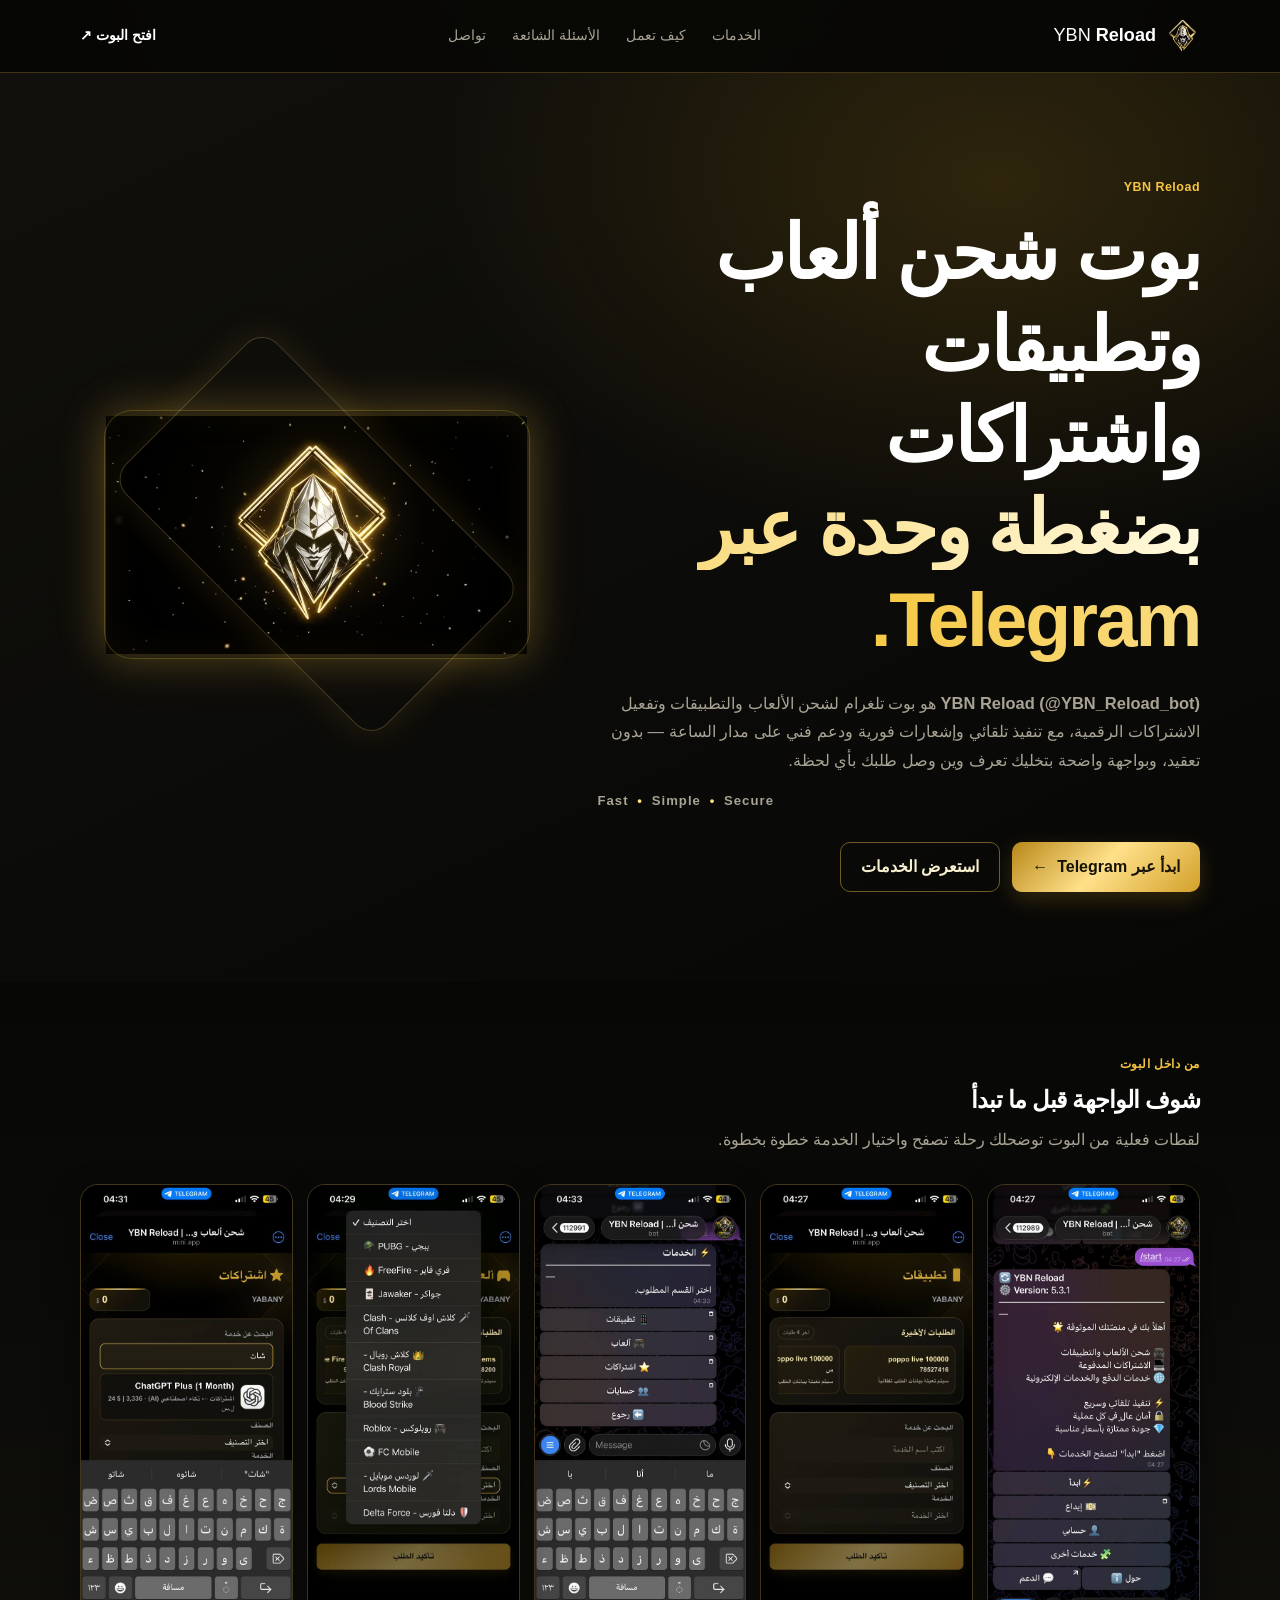
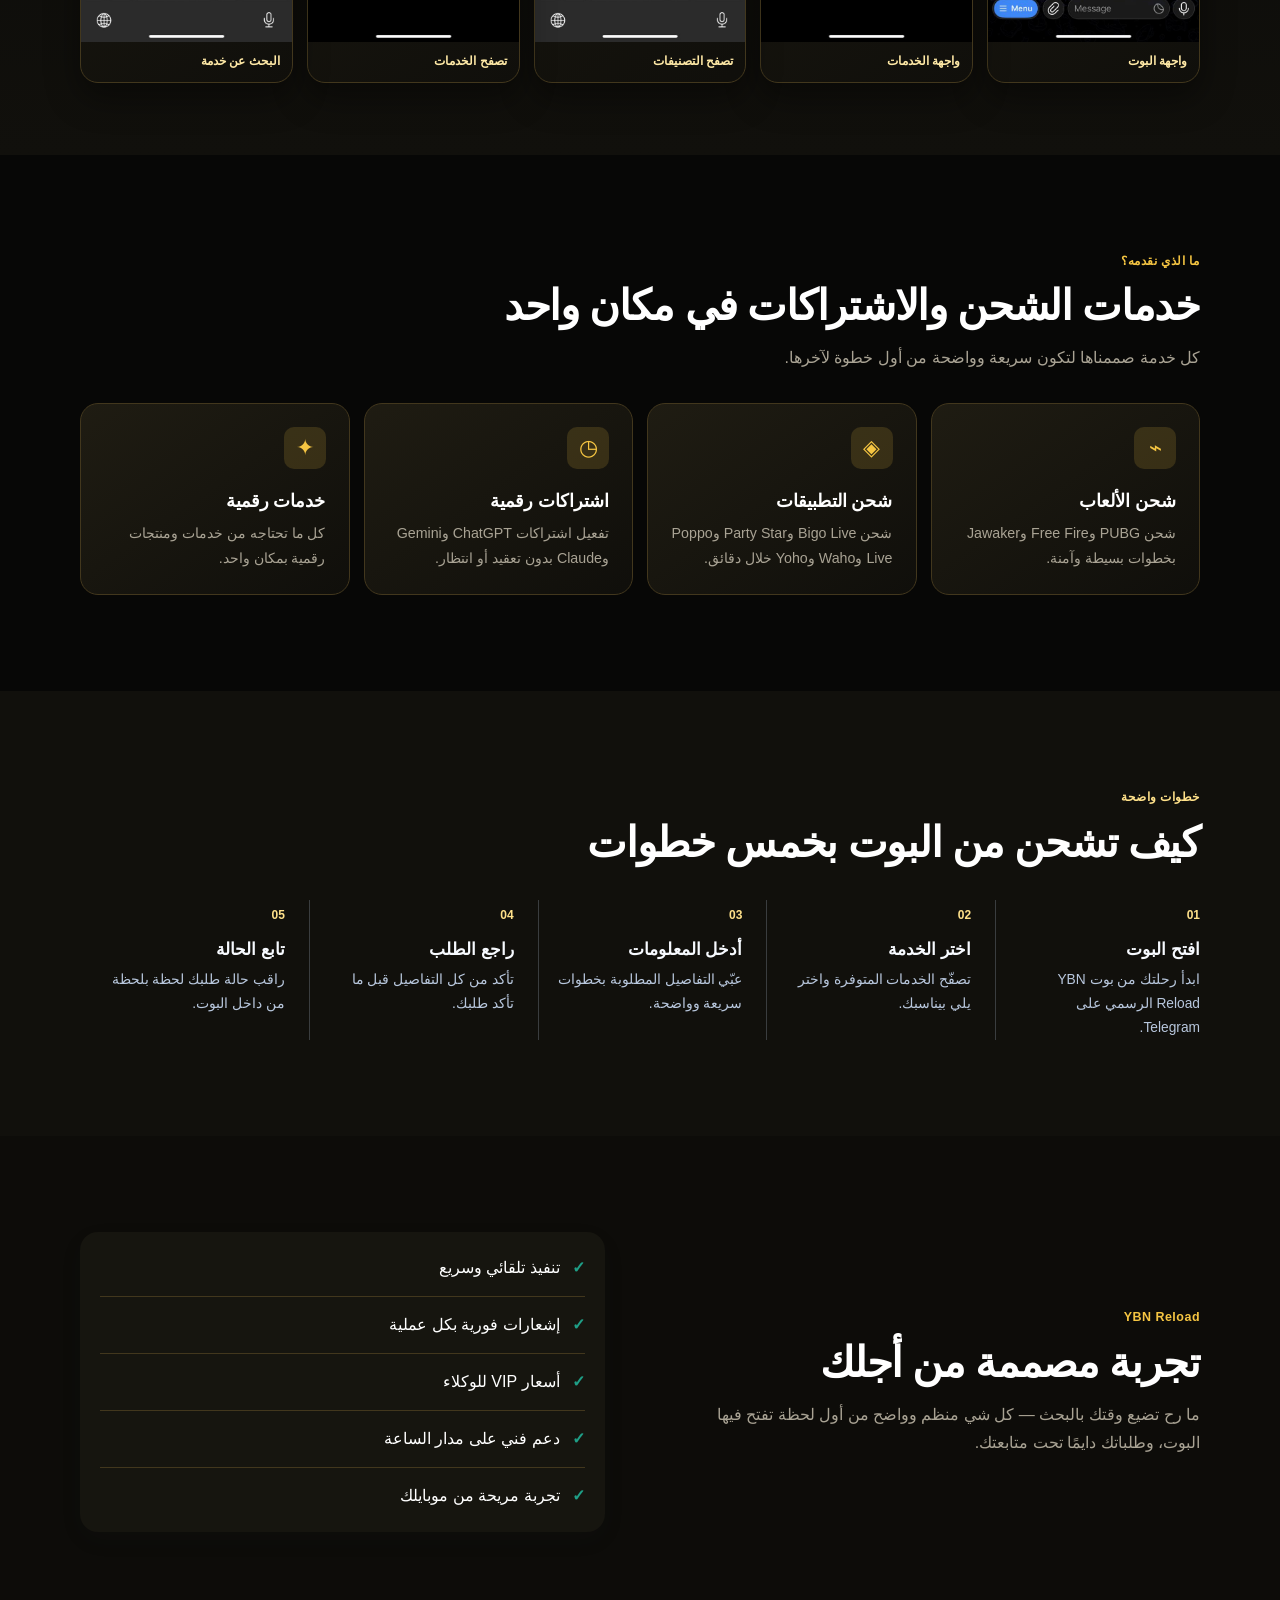
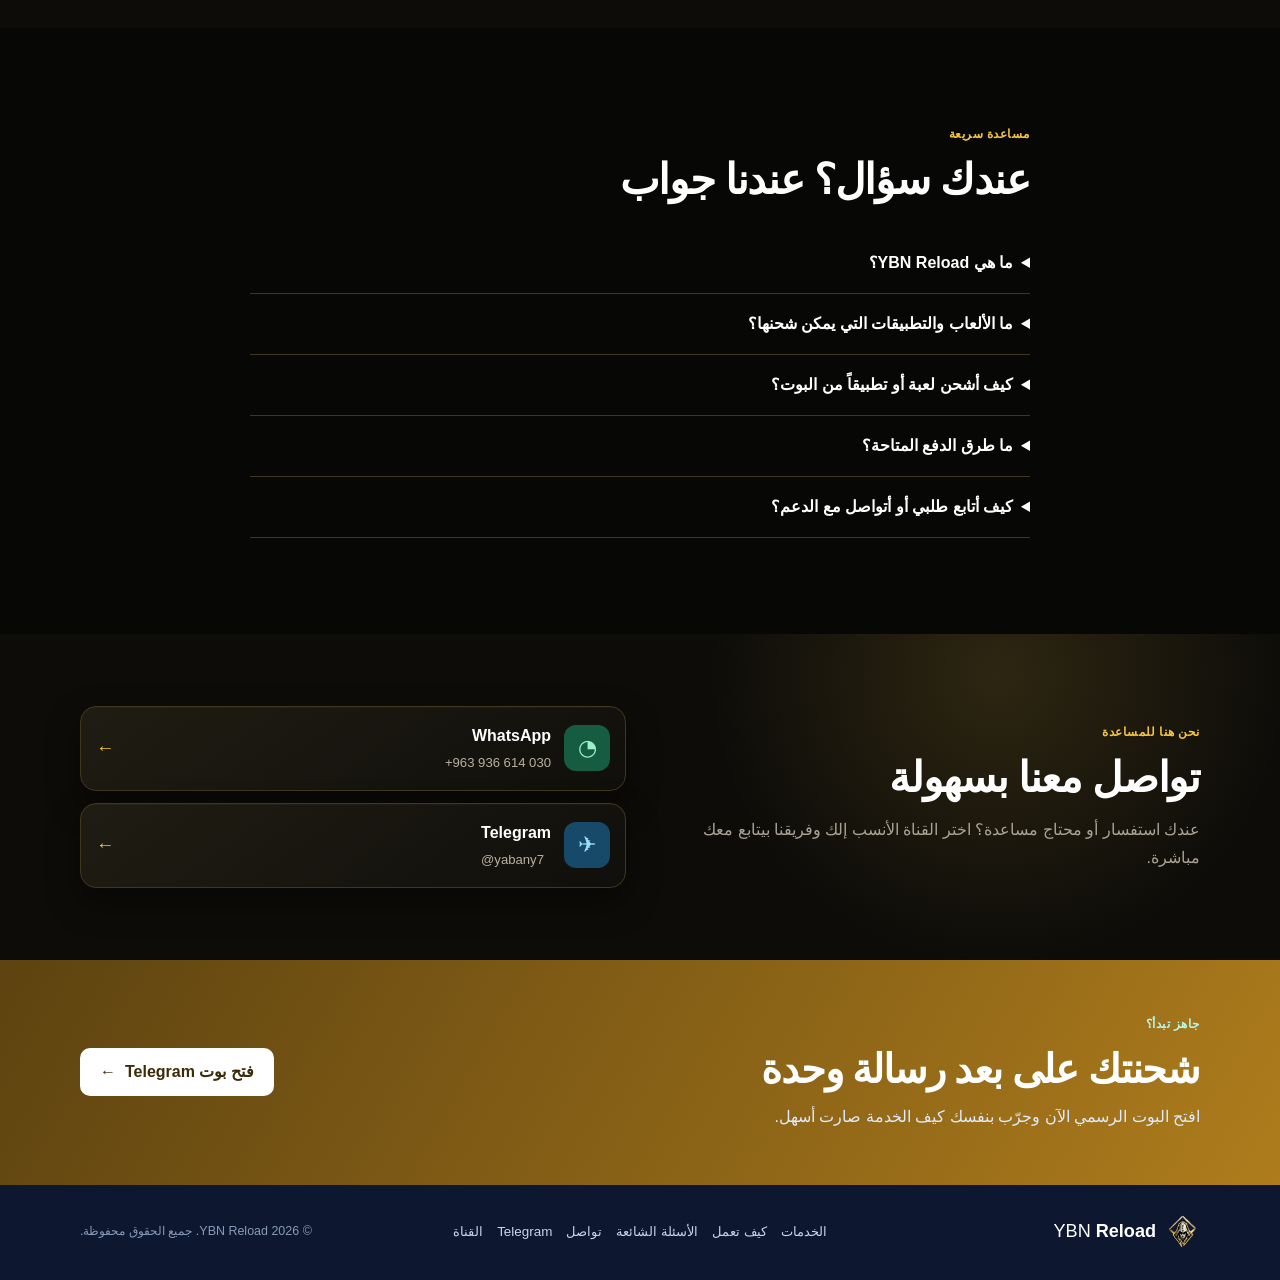
<file: index.html>
<!doctype html>
<html lang="ar" dir="rtl">
  <head>
    <meta charset="utf-8">
    <meta name="viewport" content="width=device-width, initial-scale=1">
    <meta name="theme-color" content="#101a35">
    <meta name="google-site-verification" content="l4mMpk2Cvwfuh3S6zdnhQQh8NTuUlML8mzUeGC96lG0">
    <!-- SEO: العنوان والوصف -->
    <title>YBN Reload | بوت شحن ألعاب وتطبيقات واشتراكات عبر Telegram</title>
    <meta name="description" content="YBN Reload (@YBN_Reload_bot) بوت تلغرام لشحن الألعاب والتطبيقات: PUBG، Free Fire، Jawaker، Bigo Live وغيرها، وتفعيل اشتراكات ChatGPT وGemini وClaude. تنفيذ تلقائي ودعم 24/7.">
    <meta name="robots" content="index, follow">
    <link rel="canonical" href="https://alyabany.github.io/YBN-Platform-Website/">
    <!-- Open Graph / Twitter (عند مشاركة الرابط) -->
    <meta property="og:type" content="website">
    <meta property="og:locale" content="ar_AR">
    <meta property="og:site_name" content="YBN Reload">
    <meta property="og:title" content="YBN Reload | بوت شحن ألعاب وتطبيقات واشتراكات عبر Telegram">
    <meta property="og:description" content="YBN Reload (@YBN_Reload_bot) بوت تلغرام لشحن الألعاب والتطبيقات وتفعيل الاشتراكات الرقمية، مع تنفيذ تلقائي ودعم 24/7.">
    <meta property="og:url" content="https://alyabany.github.io/YBN-Platform-Website/">
    <meta property="og:image" content="https://alyabany.github.io/YBN-Platform-Website/assets/images/ybn-reload-services.png">
    <meta property="og:image:alt" content="صورة تعريفية لبوت YBN Reload لشحن الألعاب والتطبيقات">
    <meta name="twitter:card" content="summary_large_image">
    <meta name="twitter:title" content="YBN Reload | بوت شحن ألعاب وتطبيقات واشتراكات عبر Telegram">
    <meta name="twitter:description" content="بوت تلغرام لشحن الألعاب والتطبيقات وتفعيل الاشتراكات الرقمية، تنفيذ تلقائي ودعم 24/7.">
    <meta name="twitter:image" content="https://alyabany.github.io/YBN-Platform-Website/assets/images/ybn-reload-services.png">
    <!-- CSS -->
    <link rel="stylesheet" href="assets/css/style.css">
    <link rel="stylesheet" href="assets/css/image.css">
    <link rel="stylesheet" href="assets/css/bot-theme.css">
    <link rel="stylesheet" href="assets/css/contact.css">
    <script>document.documentElement.classList.add('js')</script>
    <link rel="stylesheet" href="assets/css/motion.css?v=2">
    <link rel="icon" type="image/x-icon" href="assets/static/favicon.ico?v=2">
    <!-- JSON-LD: لازم يطابق نص الـ FAQ الظاهر بالصفحة حرفياً -->
    <script type="application/ld+json">
      {
        "@context": "https://schema.org",
        "@graph": [
          {
            "@type": "Organization",
            "@id": "https://alyabany.github.io/YBN-Platform-Website/#org",
            "name": "YBN Reload",
            "alternateName": "@YBN_Reload_bot",
            "url": "https://alyabany.github.io/YBN-Platform-Website/",
            "logo": "https://alyabany.github.io/YBN-Platform-Website/assets/images/logo3D.png",
            "description": "بوت تلغرام لشحن الألعاب والتطبيقات وتفعيل الاشتراكات الرقمية.",
            "sameAs": [
              "https://t.me/YBN_Reload_bot?start=acq_d_jQjxu7rvYKGFMzdoZMWJzg",
              "https://t.me/YBN_Reload_Channel"
            ]
          },
          {
            "@type": "WebSite",
            "name": "YBN Reload",
            "url": "https://alyabany.github.io/YBN-Platform-Website/",
            "inLanguage": "ar",
            "publisher": {
              "@id": "https://alyabany.github.io/YBN-Platform-Website/#org"
            }
          },
          {
            "@type": "FAQPage",
            "mainEntity": [
              {
                "@type": "Question",
                "name": "ما هي YBN Reload؟",
                "acceptedAnswer": {
                  "@type": "Answer",
                  "text": "YBN Reload (@YBN_Reload_bot) هو بوت تلغرام لشحن الألعاب والتطبيقات وتفعيل الاشتراكات الرقمية، مع تنفيذ تلقائي وإشعارات فورية ودعم فني على مدار الساعة."
                }
              },
              {
                "@type": "Question",
                "name": "ما الألعاب والتطبيقات التي يمكن شحنها؟",
                "acceptedAnswer": {
                  "@type": "Answer",
                  "text": "يمكنك شحن ألعاب مثل PUBG وFree Fire وJawaker، وتطبيقات مثل Bigo Live وParty Star وPoppo Live وWaho وYoho، وتفعيل اشتراكات ChatGPT وGemini وClaude، بحسب ما يتوفر داخل البوت."
                }
              },
              {
                "@type": "Question",
                "name": "كيف أشحن لعبة أو تطبيقاً من البوت؟",
                "acceptedAnswer": {
                  "@type": "Answer",
                  "text": "افتح البوت الرسمي على Telegram، اختر اللعبة أو التطبيق، أدخل المعلومات المطلوبة وراجع طلبك ثم أكده."
                }
              },
              {
                "@type": "Question",
                "name": "ما طرق الدفع المتاحة؟",
                "acceptedAnswer": {
                  "@type": "Answer",
                  "text": "طرق الدفع المتاحة: شام كاش، سيريتل كاش، وUSDT."
                }
              },
              {
                "@type": "Question",
                "name": "كيف أتابع طلبي أو أتواصل مع الدعم؟",
                "acceptedAnswer": {
                  "@type": "Answer",
                  "text": "يمكنك متابعة حالة طلبك من داخل البوت، والتواصل مع الدعم الفني عبر واتساب أو تلغرام على مدار الساعة."
                }
              }
            ]
          }
        ]
      }
    </script>
  </head>
  <body>
    <a class="skip-link" href="#content">انتقل إلى المحتوى</a>
    <!-- ========== الهيدر ========== -->
    <header class="site-header">
      <nav class="container nav" aria-label="التنقل الرئيسي">
        <a class="brand" href="#top" aria-label="YBN Reload - الصفحة الرئيسية">
          <img class="brand-logo" src="assets/images/logo3D.png" width="64" height="64" alt="شعار YBN Reload">
          <span>YBN <b>Reload</b></span>
        </a>
        <div class="nav-links">
          <a href="#services">الخدمات</a>
          <a href="#how-it-works">كيف تعمل</a>
          <a href="#faq">الأسئلة الشائعة</a>
          <a href="#contact">تواصل</a>
        </div>
        <a class="nav-telegram" href="https://t.me/YBN_Reload_bot?start=acq_d_jQjxu7rvYKGFMzdoZMWJzg" target="_blank" rel="noopener noreferrer">افتح البوت <span aria-hidden="true">↗</span></a>
      </nav>
    </header>
    <main id="content">
      <!-- ========== الهيرو ========== -->
      <section class="hero" id="top" aria-labelledby="hero-title">
        <div class="container hero-grid">
          <div class="hero-copy">
            <p class="eyebrow">YBN Reload</p>
            <h1 id="hero-title">بوت شحن ألعاب وتطبيقات واشتراكات<br><span>بضغطة وحدة عبر Telegram.</span></h1>
            <p class="hero-description"><strong>YBN Reload (@YBN_Reload_bot)</strong> هو بوت تلغرام لشحن الألعاب والتطبيقات وتفعيل الاشتراكات الرقمية، مع تنفيذ تلقائي وإشعارات فورية ودعم فني على مدار الساعة — بدون تعقيد، وبواجهة واضحة بتخليك تعرف وين وصل طلبك بأي لحظة.</p>
            <p class="tagline" lang="en">Fast <i>•</i> Simple <i>•</i> Secure</p>
            <div class="hero-actions">
              <a class="button button-primary" href="https://t.me/YBN_Reload_bot?start=acq_d_jQjxu7rvYKGFMzdoZMWJzg" target="_blank" rel="noopener noreferrer">ابدأ عبر Telegram <span aria-hidden="true">←</span></a>
              <a class="button button-secondary" href="#services">استعرض الخدمات</a>
            </div>
          </div>
          <div class="hero-art">
            <div class="orb orb-one"></div>
            <div class="orb orb-two"></div>
            <video class="hero-video" autoplay muted loop playsinline preload="metadata" poster="assets/images/ybn-reload-services.png" width="1208" height="1304" aria-label="شعار YBN Reload المتحرك">
              <source src="assets/video/logo.webm" type="video/webm">
              <source src="assets/video/logo.mp4" type="video/mp4">
            </video>
          </div>
        </div>
      </section>
      <!-- ========== لقطات من البوت ========== -->
      <section class="bot-showcase" aria-labelledby="bot-showcase-title">
        <div class="container">
          <p class="eyebrow">من داخل البوت</p>
          <h2 id="bot-showcase-title">شوف الواجهة قبل ما تبدأ</h2>
          <p class="section-intro">لقطات فعلية من البوت توضحلك رحلة تصفح واختيار الخدمة خطوة بخطوة.</p>
          <div class="screens-grid">
            <figure>
              <img src="assets/images/bot-home.jpg" width="1080" height="2400" loading="lazy" alt="واجهة بوت YBN Reload">
              <figcaption>واجهة البوت</figcaption>
            </figure>
            <figure>
              <img src="assets/images/bot-services.jpg" width="1080" height="2400" loading="lazy" alt="واجهة الخدمات في البوت">
              <figcaption>واجهة الخدمات</figcaption>
            </figure>
            <figure>
              <img src="assets/images/bot-categories.jpg" width="1080" height="2400" loading="lazy" alt="تصفح تصنيفات الخدمات">
              <figcaption>تصفح التصنيفات</figcaption>
            </figure>
            <figure>
              <img src="assets/images/bot-catalog.jpg" width="1080" height="2400" loading="lazy" alt="قائمة الخدمات داخل البوت">
              <figcaption>تصفح الخدمات</figcaption>
            </figure>
            <figure>
              <img src="assets/images/bot-search.jpg" width="1080" height="2400" loading="lazy" alt="البحث عن خدمة داخل البوت">
              <figcaption>البحث عن خدمة</figcaption>
            </figure>
          </div>
        </div>
      </section>
      <!-- ========== الخدمات ========== -->
      <section class="section" id="services" aria-labelledby="services-title">
        <div class="container">
          <p class="eyebrow">ما الذي نقدمه؟</p>
          <h2 id="services-title">خدمات الشحن والاشتراكات في مكان واحد</h2>
          <p class="section-intro">كل خدمة صممناها لتكون سريعة وواضحة من أول خطوة لآخرها.</p>
          <div class="services-grid">
            <article class="service-card">
              <span class="icon" aria-hidden="true">⌁</span>
              <h3>شحن الألعاب</h3>
              <p>شحن PUBG وFree Fire وJawaker بخطوات بسيطة وآمنة.</p>
            </article>
            <article class="service-card">
              <span class="icon" aria-hidden="true">◈</span>
              <h3>شحن التطبيقات</h3>
              <p>شحن Bigo Live وParty Star وPoppo Live وWaho وYoho خلال دقائق.</p>
            </article>
            <article class="service-card">
              <span class="icon" aria-hidden="true">◷</span>
              <h3>اشتراكات رقمية</h3>
              <p>تفعيل اشتراكات ChatGPT وGemini وClaude بدون تعقيد أو انتظار.</p>
            </article>
            <article class="service-card">
              <span class="icon" aria-hidden="true">✦</span>
              <h3>خدمات رقمية</h3>
              <p>كل ما تحتاجه من خدمات ومنتجات رقمية بمكان واحد.</p>
            </article>
          </div>
        </div>
      </section>
      <!-- ========== خطوات الاستخدام ========== -->
      <section class="section workflow" id="how-it-works" aria-labelledby="workflow-title">
        <div class="container">
          <div class="section-heading">
            <p class="eyebrow">خطوات واضحة</p>
            <h2 id="workflow-title">كيف تشحن من البوت بخمس خطوات</h2>
          </div>
          <ol class="steps">
            <li>
              <span>01</span>
              <h3>افتح البوت</h3>
              <p>ابدأ رحلتك من بوت YBN Reload الرسمي على Telegram.</p>
            </li>
            <li>
              <span>02</span>
              <h3>اختر الخدمة</h3>
              <p>تصفّح الخدمات المتوفرة واختر يلي بيناسبك.</p>
            </li>
            <li>
              <span>03</span>
              <h3>أدخل المعلومات</h3>
              <p>عبّي التفاصيل المطلوبة بخطوات سريعة وواضحة.</p>
            </li>
            <li>
              <span>04</span>
              <h3>راجع الطلب</h3>
              <p>تأكد من كل التفاصيل قبل ما تأكد طلبك.</p>
            </li>
            <li>
              <span>05</span>
              <h3>تابع الحالة</h3>
              <p>راقب حالة طلبك لحظة بلحظة من داخل البوت.</p>
            </li>
          </ol>
        </div>
      </section>
      <!-- ========== المزايا ========== -->
      <section class="section reasons" aria-labelledby="reasons-title">
        <div class="container reasons-layout">
          <div>
            <p class="eyebrow">YBN Reload</p>
            <h2 id="reasons-title">تجربة مصممة من أجلك</h2>
            <p class="section-intro">ما رح تضيع وقتك بالبحث — كل شي منظم وواضح من أول لحظة تفتح فيها البوت، وطلباتك دايمًا تحت متابعتك.</p>
          </div>
          <ul class="reason-list">
            <li><span aria-hidden="true">✓</span> تنفيذ تلقائي وسريع</li>
            <li><span aria-hidden="true">✓</span> إشعارات فورية بكل عملية</li>
            <li><span aria-hidden="true">✓</span> أسعار VIP للوكلاء</li>
            <li><span aria-hidden="true">✓</span> دعم فني على مدار الساعة</li>
            <li><span aria-hidden="true">✓</span> تجربة مريحة من موبايلك</li>
          </ul>
        </div>
      </section>
      <!-- ========== الأسئلة الشائعة ========== -->
      <section class="section faq" id="faq" aria-labelledby="faq-title">
        <div class="container narrow">
          <p class="eyebrow">مساعدة سريعة</p>
          <h2 id="faq-title">عندك سؤال؟ عندنا جواب</h2>
          <div class="faq-list">
            <details>
              <summary>ما هي YBN Reload؟</summary>
              <p>YBN Reload (@YBN_Reload_bot) هو بوت تلغرام لشحن الألعاب والتطبيقات وتفعيل الاشتراكات الرقمية، مع تنفيذ تلقائي وإشعارات فورية ودعم فني على مدار الساعة.</p>
            </details>
            <details>
              <summary>ما الألعاب والتطبيقات التي يمكن شحنها؟</summary>
              <p>يمكنك شحن ألعاب مثل PUBG وFree Fire وJawaker، وتطبيقات مثل Bigo Live وParty Star وPoppo Live وWaho وYoho، وتفعيل اشتراكات ChatGPT وGemini وClaude، بحسب ما يتوفر داخل البوت.</p>
            </details>
            <details>
              <summary>كيف أشحن لعبة أو تطبيقاً من البوت؟</summary>
              <p>افتح البوت الرسمي على Telegram، اختر اللعبة أو التطبيق، أدخل المعلومات المطلوبة وراجع طلبك ثم أكده.</p>
            </details>
            <!-- طرق الدفع: عدّلها هنا وبالـ JSON-LD بالأعلى -->
            <details>
              <summary>ما طرق الدفع المتاحة؟</summary>
              <p>طرق الدفع المتاحة: شام كاش، سيريتل كاش، وUSDT.</p>
            </details>
            <details>
              <summary>كيف أتابع طلبي أو أتواصل مع الدعم؟</summary>
              <p>يمكنك متابعة حالة طلبك من داخل البوت، والتواصل مع الدعم الفني عبر واتساب أو تلغرام على مدار الساعة.</p>
            </details>
          </div>
        </div>
      </section>
      <!-- ========== التواصل ========== -->
      <section class="contact" id="contact" aria-labelledby="contact-title">
        <div class="container contact-layout">
          <div>
            <p class="eyebrow">نحن هنا للمساعدة</p>
            <h2 id="contact-title">تواصل معنا بسهولة</h2>
            <p>عندك استفسار أو محتاج مساعدة؟ اختر القناة الأنسب إلك وفريقنا بيتابع معك مباشرة.</p>
          </div>
          <div class="contact-cards">
            <a class="contact-card whatsapp" href="https://wa.me/963936614030" target="_blank" rel="noopener noreferrer"><span class="contact-icon" aria-hidden="true">◔</span><span><strong>WhatsApp</strong><small dir="ltr">+963 936 614 030</small></span><b aria-hidden="true">←</b></a>
            <a class="contact-card telegram" href="https://t.me/yabany7" target="_blank" rel="noopener noreferrer"><span class="contact-icon" aria-hidden="true">✈</span><span><strong>Telegram</strong><small dir="ltr">@yabany7</small></span><b aria-hidden="true">←</b></a>
          </div>
        </div>
      </section>
      <!-- ========== دعوة للبدء ========== -->
      <section class="cta">
        <div class="container cta-content">
          <div>
            <p class="eyebrow">جاهز تبدأ؟</p>
            <h2>شحنتك على بعد رسالة وحدة</h2>
            <p>افتح البوت الرسمي الآن وجرّب بنفسك كيف الخدمة صارت أسهل.</p>
          </div>
          <a class="button button-light" href="https://t.me/YBN_Reload_bot?start=acq_d_jQjxu7rvYKGFMzdoZMWJzg" target="_blank" rel="noopener noreferrer">فتح بوت Telegram <span aria-hidden="true">←</span></a>
        </div>
      </section>
    </main>
    <!-- ========== الفوتر ========== -->
    <footer class="site-footer">
      <div class="container footer-grid">
        <a class="brand" href="#top">
          <img class="brand-logo" src="assets/images/logo3D.png" width="64" height="64" alt="شعار YBN Reload">
          <span>YBN <b>Reload</b></span>
        </a>
        <div class="footer-links">
          <a href="#services">الخدمات</a>
          <a href="#how-it-works">كيف تعمل</a>
          <a href="#faq">الأسئلة الشائعة</a>
          <a href="#contact">تواصل</a>
          <a href="https://t.me/YBN_Reload_bot?start=acq_d_jQjxu7rvYKGFMzdoZMWJzg" target="_blank" rel="noopener noreferrer">Telegram</a>
          <a href="https://t.me/YBN_Reload_Channel" target="_blank" rel="noopener noreferrer">القناة</a>
        </div>
        <p>© 2026 YBN Reload. جميع الحقوق محفوظة.</p>
      </div>
    </footer>
    <script src="assets/js/motion.js" defer></script>
  </body>
</html>
</file>
<file: assets/css/style.css>
:root{--ink:#111b35;--muted:#5d6b83;--paper:#fff;--surface:#f5f8fc;--line:#dce5f1;--primary:#1f62ac;--deep:#101a35;--mint:#57d3bd;--radius:18px;--shadow:0 18px 48px rgba(16,26,53,.1)}*{box-sizing:border-box}html{scroll-behavior:smooth}body{margin:0;background:var(--paper);color:var(--ink);font-family:Tahoma,Arial,sans-serif;font-size:16px;line-height:1.75}a{color:inherit;text-decoration:none}a:focus-visible,summary:focus-visible{outline:3px solid var(--mint);outline-offset:4px}.container{width:min(1120px,calc(100% - 40px));margin-inline:auto}.skip-link{background:#fff;color:var(--deep);padding:9px 14px;position:fixed;right:14px;top:-100px;z-index:20;border-radius:10px}.skip-link:focus{top:14px}.site-header{background:rgba(255,255,255,.92);border-bottom:1px solid rgba(220,229,241,.8);position:sticky;top:0;z-index:10;backdrop-filter:blur(12px)}.nav{min-height:72px;display:flex;align-items:center;justify-content:space-between;gap:18px}.brand{font-size:1.13rem;font-weight:500;display:inline-flex;gap:9px;align-items:center;white-space:nowrap}.brand b{font-weight:800}.brand-mark{align-items:center;background:linear-gradient(145deg,#2874be,#123d77);border-radius:9px;color:#fff;display:inline-flex;font-size:.93rem;font-weight:800;height:30px;justify-content:center;width:30px}.nav-links{display:none;gap:26px;color:#42516c;font-size:.9rem}.nav-links a:hover,.footer-links a:hover{color:var(--primary)}.nav-telegram{color:var(--primary);font-size:.85rem;font-weight:700;white-space:nowrap}.hero{background:linear-gradient(155deg,#f7fbff 0%,#eef5fc 52%,#f7fbff 100%);overflow:hidden;padding:70px 0 64px}.hero-grid{align-items:center;display:grid;gap:44px}.eyebrow{color:var(--primary);font-size:.78rem;font-weight:800;letter-spacing:.04em;margin:0 0 9px}.hero h1,h2{letter-spacing:-.03em;line-height:1.22;margin:0}.hero h1{font-size:clamp(2.45rem,8vw,4.7rem)}.hero h1 span{color:var(--primary)}.hero-description{color:var(--muted);font-size:1.03rem;max-width:590px;margin:22px 0 15px}.tagline{color:#6b7890;direction:ltr;font-size:.82rem;font-weight:700;letter-spacing:.08em;margin:0}.tagline i{color:var(--mint);font-style:normal;padding:0 4px}.hero-actions{display:flex;flex-wrap:wrap;gap:12px;margin-top:29px}.button{align-items:center;border-radius:10px;display:inline-flex;font-weight:800;gap:9px;justify-content:center;min-height:48px;padding:10px 20px;transition:transform .2s,box-shadow .2s}.button:hover{transform:translateY(-2px)}.button-primary{background:var(--primary);box-shadow:0 9px 18px rgba(31,98,172,.22);color:#fff}.button-secondary{border:1px solid #cbd8e8;color:#243653}.hero-art{min-height:320px;position:relative}.chat-card{background:#fff;border:1px solid rgba(220,229,241,.9);border-radius:22px;box-shadow:var(--shadow);margin:0 auto;padding:17px;position:relative;width:min(100%,390px);z-index:1}.chat-head{align-items:center;display:flex;gap:10px}.avatar{align-items:center;background:linear-gradient(135deg,#1e68b3,#54cfbb);border-radius:50%;color:#fff;display:flex;font-size:.8rem;font-weight:800;height:34px;justify-content:center;width:34px}.chat-head b,.chat-head small{display:block;line-height:1.4}.chat-head b{font-size:.88rem}.chat-head small{color:#718099;font-size:.7rem}.dots{color:#91a0b8;margin-right:auto}.bubble{border-radius:13px;font-size:.8rem;margin-top:22px;padding:11px 13px;width:83%}.bot-bubble{background:#edf5fd;color:#2b4262}.service-pills{display:flex;flex-wrap:wrap;gap:7px;margin:13px 0}.service-pills span{background:#f4f7fb;border-radius:50px;color:#456084;font-size:.7rem;padding:7px 9px}.message-input{align-items:center;border:1px solid var(--line);border-radius:9px;color:#94a0b0;display:flex;font-size:.74rem;justify-content:space-between;padding:7px 10px}.message-input b{color:var(--primary);font-size:1rem}.orb{border-radius:50%;position:absolute}.orb-one{background:#d8eafb;height:165px;left:5%;top:-27px;width:165px}.orb-two{background:#d7f5ee;bottom:-23px;height:105px;left:8%;width:105px}.section{padding:72px 0}.section h2{font-size:clamp(1.8rem,5vw,2.6rem)}.section-intro{color:var(--muted);margin:12px 0 0;max-width:620px}.services-grid{display:grid;gap:14px;margin-top:31px}.service-card{background:var(--surface);border:1px solid #e7edf5;border-radius:var(--radius);padding:23px}.icon{align-items:center;background:#e4f1ff;border-radius:10px;color:var(--primary);display:flex;font-size:1.35rem;height:42px;justify-content:center;width:42px}.service-card:nth-child(2) .icon{background:#e5f8f3;color:#208a78}.service-card:nth-child(3) .icon{background:#eef0ff;color:#5866c5}.service-card:nth-child(4) .icon{background:#f4eefe;color:#8851bd}.service-card h3{font-size:1.1rem;margin:17px 0 4px}.service-card p{color:var(--muted);font-size:.89rem;margin:0}.workflow{background:var(--deep);color:#f7faff}.workflow .eyebrow{color:var(--mint)}.steps{display:grid;gap:16px;list-style:none;margin:32px 0 0;padding:0}.steps li{border-bottom:1px solid rgba(207,224,247,.22);padding:0 0 18px}.steps span{color:var(--mint);font-size:.75rem;font-weight:800}.steps h3{font-size:1.06rem;margin:7px 0 3px}.steps p{color:#b8c7dd;font-size:.86rem;margin:0}.reasons{background:var(--surface)}.reasons-layout{display:grid;gap:28px}.reason-list{background:#fff;border-radius:var(--radius);box-shadow:0 8px 24px rgba(34,56,85,.05);list-style:none;margin:0;padding:8px 20px}.reason-list li{border-bottom:1px solid #ebf0f5;padding:14px 0}.reason-list li:last-child{border:0}.reason-list span{color:#1f9f87;font-weight:900;margin-left:8px}.narrow{max-width:780px}.faq-list{margin-top:27px}.faq-list details{border-bottom:1px solid var(--line);padding:16px 0}.faq-list summary{cursor:pointer;font-size:1rem;font-weight:800;list-style-position:inside}.faq-list p{color:var(--muted);font-size:.92rem;margin:10px 0 0;padding-inline:2px}.cta{background:linear-gradient(120deg,#1f62ac,#16457d);color:#fff;padding:54px 0}.cta-content{display:grid;gap:24px}.cta .eyebrow{color:#b6f7e9}.cta h2{font-size:clamp(1.75rem,5vw,2.5rem);line-height:1.2;margin:0}.cta p:not(.eyebrow){color:#deebfb;margin:10px 0 0}.button-light{align-self:center;background:#fff;color:#18528f;width:max-content}.site-footer{background:#0d1730;color:#c9d5e8;padding:30px 0}.footer-grid{display:grid;gap:19px}.footer-links{display:flex;flex-wrap:wrap;gap:14px;font-size:.84rem}.site-footer p{color:#899ab6;font-size:.78rem;margin:0}.error-page{align-items:center;background:var(--surface);display:flex;min-height:100vh;padding:20px}.error-card{background:#fff;border-radius:var(--radius);box-shadow:var(--shadow);margin:auto;max-width:530px;padding:40px;text-align:center}.error-card .brand{justify-content:center}.error-code{color:var(--primary);font-size:4rem;font-weight:800;line-height:1;margin:32px 0 10px}.error-card h1{font-size:1.7rem}.error-card p:not(.error-code){color:var(--muted);margin-bottom:26px}@media (min-width:640px){.services-grid{grid-template-columns:repeat(2,1fr)}.steps{grid-template-columns:repeat(2,1fr)}.steps li{padding-left:15px}.footer-grid{align-items:center;grid-template-columns:1fr auto 1fr}.site-footer p{text-align:left}}@media (min-width:850px){.nav-links{display:flex}.hero{padding:104px 0 90px}.hero-grid{grid-template-columns:1.12fr .88fr}.hero-art{min-height:390px}.chat-card{margin-top:25px}.services-grid{grid-template-columns:repeat(4,1fr)}.steps{grid-template-columns:repeat(5,1fr);gap:24px}.steps li{border-bottom:0;border-left:1px solid rgba(207,224,247,.22);padding:0 0 0 19px}.steps li:last-child{border-left:0}.reasons-layout{align-items:center;grid-template-columns:1fr 1fr;gap:70px}.cta-content{align-items:center;grid-template-columns:1fr auto}.section{padding:96px 0}}@media (prefers-reduced-motion:reduce){html{scroll-behavior:auto}.button{transition:none}}
</file>
<file: assets/css/image.css>
.hero-art{isolation:isolate;margin-inline:auto;max-width:355px;min-height:0}
.hero-art img{border:1px solid rgba(255,255,255,.72);border-radius:22px;box-shadow:var(--shadow);display:block;height:auto;position:relative;width:100%;z-index:1}
.hero-art .orb{z-index:0}.hero-art .orb-one,.hero-art .orb-two{left:-8%}
@media (min-width:850px){.hero-art{max-width:390px}}
</file>
<file: assets/css/bot-theme.css>
:root{--ink:#f8f3e6;--muted:#a9a394;--paper:#070706;--surface:#11100c;--line:#42371d;--primary:#f5c542;--deep:#070706;--mint:#ffe18a;--radius:18px;--shadow:0 14px 34px rgba(0,0,0,.42),inset 0 1px rgba(255,238,176,.035)}
body{background:radial-gradient(ellipse 80% 42% at 50% -12%,rgba(221,165,24,.23),transparent 68%),var(--paper);color:#fff;font-family:"Segoe UI",Tahoma,Arial,sans-serif}.site-header{background:rgba(7,7,6,.92);border-color:rgba(112,90,37,.55)}.brand,.nav-telegram{color:#fff}.nav-links{color:var(--muted)}.brand-mark{background:linear-gradient(145deg,#b88718,#ffe18a);color:#171305}.hero{background:radial-gradient(ellipse 70% 65% at 78% 12%,rgba(221,165,24,.16),transparent 63%),linear-gradient(155deg,#11100c,#070706)}.hero h1,.section h2,.bot-showcase h2{color:#fff}.hero h1 span{background:linear-gradient(105deg,#fff9dc,#f6c842 50%,#b6912b);-webkit-background-clip:text;background-clip:text;color:transparent}.hero-description,.tagline,.section-intro{color:var(--muted)}.eyebrow{color:#f5c542}.button-primary{background-image:linear-gradient(135deg,#b88718,#ffe18a 48%,#d3a02a);box-shadow:0 8px 22px rgba(223,170,33,.2);color:#171305}.button-secondary{border-color:#705a25;color:#f8efcf}.bot-showcase{background:linear-gradient(180deg,#070706,#11100c);padding:72px 0}.screens-grid{display:grid;gap:14px;grid-template-columns:repeat(2,minmax(0,1fr));margin-top:30px}.screens-grid figure{background:linear-gradient(145deg,rgba(32,29,19,.96),rgba(16,15,11,.98));border:1px solid #42371d;border-radius:18px;box-shadow:var(--shadow);margin:0;overflow:hidden}.screens-grid figure:first-child{grid-column:span 2}.screens-grid img{display:block;height:auto;width:100%}.screens-grid figcaption{color:#ffe9a6;font-size:.78rem;font-weight:700;padding:9px 12px}.section{background:#070706}.service-card{background:linear-gradient(145deg,rgba(32,29,19,.96),rgba(16,15,11,.98));border-color:#42371d}.service-card h3,.reason-list{color:#fff}.service-card p,.faq-list p{color:var(--muted)}.icon{background:rgba(245,197,66,.15)!important;color:#f5c542!important}.workflow{background:#11100c}.reasons{background:#0d0c09}.reason-list{background:#16150f}.reason-list li,.faq-list details{border-color:#42371d}.faq{background:#070706}.faq-list summary{color:#fff}.cta{background:linear-gradient(120deg,#5d4310,#ae7c1c)}.button-light{color:#3b2b09}@media(min-width:700px){.screens-grid{grid-template-columns:repeat(5,1fr)}.screens-grid figure:first-child{grid-column:span 1}}
</file>
<file: assets/css/contact.css>
.brand-logo{border-radius:50%;display:block;height:32px;object-fit:cover;width:32px}.contact{background:radial-gradient(circle at 78% 12%,rgba(245,197,66,.14),transparent 28%),#0d0c09;padding:72px 0}.contact-layout{display:grid;gap:28px}.contact h2{color:#fff;font-size:clamp(1.8rem,5vw,2.6rem);letter-spacing:-.03em;line-height:1.22;margin:0}.contact p:not(.eyebrow){color:var(--muted);margin:12px 0 0;max-width:530px}.contact-cards{display:grid;gap:12px}.contact-card{align-items:center;background:linear-gradient(145deg,rgba(32,29,19,.96),rgba(16,15,11,.98));border:1px solid #42371d;border-radius:16px;box-shadow:var(--shadow);display:flex;gap:13px;padding:15px;transition:transform .2s,border-color .2s}.contact-card:hover{border-color:#f5c542;transform:translateY(-3px)}.contact-card .contact-icon{align-items:center;border-radius:12px;display:flex;font-size:1.35rem;height:46px;justify-content:center;width:46px}.contact-card.whatsapp .contact-icon{background:#165c42;color:#9cf0c8}.contact-card.telegram .contact-icon{background:#164a68;color:#9bdffd}.contact-card strong,.contact-card small{display:block}.contact-card strong{color:#fff;font-size:1rem}.contact-card small{color:#b8b1a2;font-size:.82rem;margin-top:2px}.contact-card b{color:#f5c542;font-size:1.15rem;margin-right:auto}@media(min-width:760px){.contact-layout{align-items:center;grid-template-columns:1fr 1fr}.brand-logo{height:35px;width:35px}}
</file>
<file: assets/css/motion.css>
/* ==========================================================
   motion.css : حركات الصفحة (يُحمَّل بعد bot-theme.css)
   الألوان مأخوذة من bot-theme.css (--primary / --mint)
   ========================================================== */
:root{--glow:rgba(245,197,66,.45)}

/* ---------- لوغو الهيرو (صورة أو فيديو): طفو ناعم ---------- */
@keyframes ybn-float{0%,100%{transform:translateY(0)}50%{transform:translateY(-14px)}}
.hero-art img,.hero-art .hero-video{ width:100%; height:auto; max-height:520px; object-fit:contain; mix-blend-mode:screen; }

/* فيديو اللوغو: الأسود يذوب بخلفية الصفحة */
.hero-video{display:block;width:100%;height:auto;max-height:520px;object-fit:cover;mix-blend-mode:screen}

/* ---------- لوغو الهيدر ---------- */
.brand-logo{transition:transform .4s ease,filter .4s ease}
.brand:hover .brand-logo{transform:rotate(-8deg) scale(1.1);filter:drop-shadow(0 0 10px var(--glow))}

/* ---------- الكرات الخلفية ---------- */
@keyframes ybn-drift{0%,100%{transform:translate(0,0) scale(1)}50%{transform:translate(24px,-30px) scale(1.12)}}
.orb-one{animation:ybn-drift 14s ease-in-out infinite}
.orb-two{animation:ybn-drift 18s ease-in-out infinite reverse}

/* ---------- تدرج ذهبي متحرك على سطر العنوان (نفس ألوان bot-theme) ---------- */
@keyframes ybn-shine{to{background-position:200% center}}
.hero h1 span{
  background:linear-gradient(105deg,#f6c842,#fff9dc,#f6c842);
  background-size:200% auto;
  -webkit-background-clip:text;background-clip:text;
  color:transparent;-webkit-text-fill-color:transparent;
  animation:ybn-shine 5s linear infinite;
}

/* ---------- ظهور العناصر عند التمرير ----------
   ملاحظة: الـ transition هنا يجمع الظهور + الـ hover حتى لا يلغي أحدهما الآخر */
.js .reveal{
  opacity:0;translate:0 26px;
  transition:
    opacity .7s ease var(--d,0s),
    translate .7s ease var(--d,0s),
    transform .3s ease,
    box-shadow .3s ease;
}
.js .reveal.in{opacity:1;translate:0 0}

/* ---------- Hover للكروت ---------- */
.service-card:hover,.contact-card:hover{transform:translateY(-6px);box-shadow:0 14px 34px rgba(245,197,66,.18)}
.screens-grid figure:hover{transform:translateY(-8px) scale(1.02)}

/* ---------- لمعة تمر على الزر الرئيسي ---------- */
.button-primary{position:relative;overflow:hidden}
.button-primary::after{
  content:"";position:absolute;inset:0;pointer-events:none;
  background:linear-gradient(110deg,transparent 30%,rgba(255,255,255,.35) 50%,transparent 70%);
  transform:translateX(-120%);animation:ybn-sweep 4s ease-in-out infinite;
}
@keyframes ybn-sweep{0%,60%{transform:translateX(-120%)}100%{transform:translateX(120%)}}

/* ---------- احترام إعداد "تقليل الحركة" ---------- */
@media (prefers-reduced-motion:reduce){
  *,*::after{animation:none!important;transition:none!important}
  .js .reveal{opacity:1;translate:none}
}

/* ---------- إطار فيديو الهيرو: ذهبي، أهدأ، ومنسجم مع واجهة البوت ---------- */
.hero-art{
  isolation:isolate;
  margin-inline:auto;
  max-width:min(94vw,620px);
  min-height:0;
  padding:20px;
}
.hero-art::before{
  content:"";
  position:absolute;
  inset:7% 5%;
  z-index:-2;
  border:1px solid rgba(245,197,66,.25);
  border-radius:28px;
  background:radial-gradient(circle at 50% 45%,rgba(245,197,66,.18),rgba(25,20,8,.18) 42%,transparent 72%);
  box-shadow:0 0 55px rgba(245,197,66,.13),inset 0 0 44px rgba(245,197,66,.06);
}
.hero-art::after{
  content:"";
  position:absolute;
  inset:13% 11%;
  z-index:-1;
  border:1px solid rgba(255,225,138,.22);
  border-radius:22px;
  transform:rotate(45deg);
  box-shadow:0 0 38px rgba(245,197,66,.12);
}
.hero-art .orb{display:none}
.hero-art .hero-video{
  display:block;
  width:100%;
  height:auto;
  max-height:620px;
  object-fit:contain;
  mix-blend-mode:screen;
  filter:contrast(1.06) saturate(1.08) drop-shadow(0 0 20px rgba(245,197,66,.24));
  position:relative;
  z-index:1;
}
@media (min-width:850px){
  .hero-art{max-width:620px;padding:26px}
  .hero-art .hero-video{max-height:650px}
}
</file>
